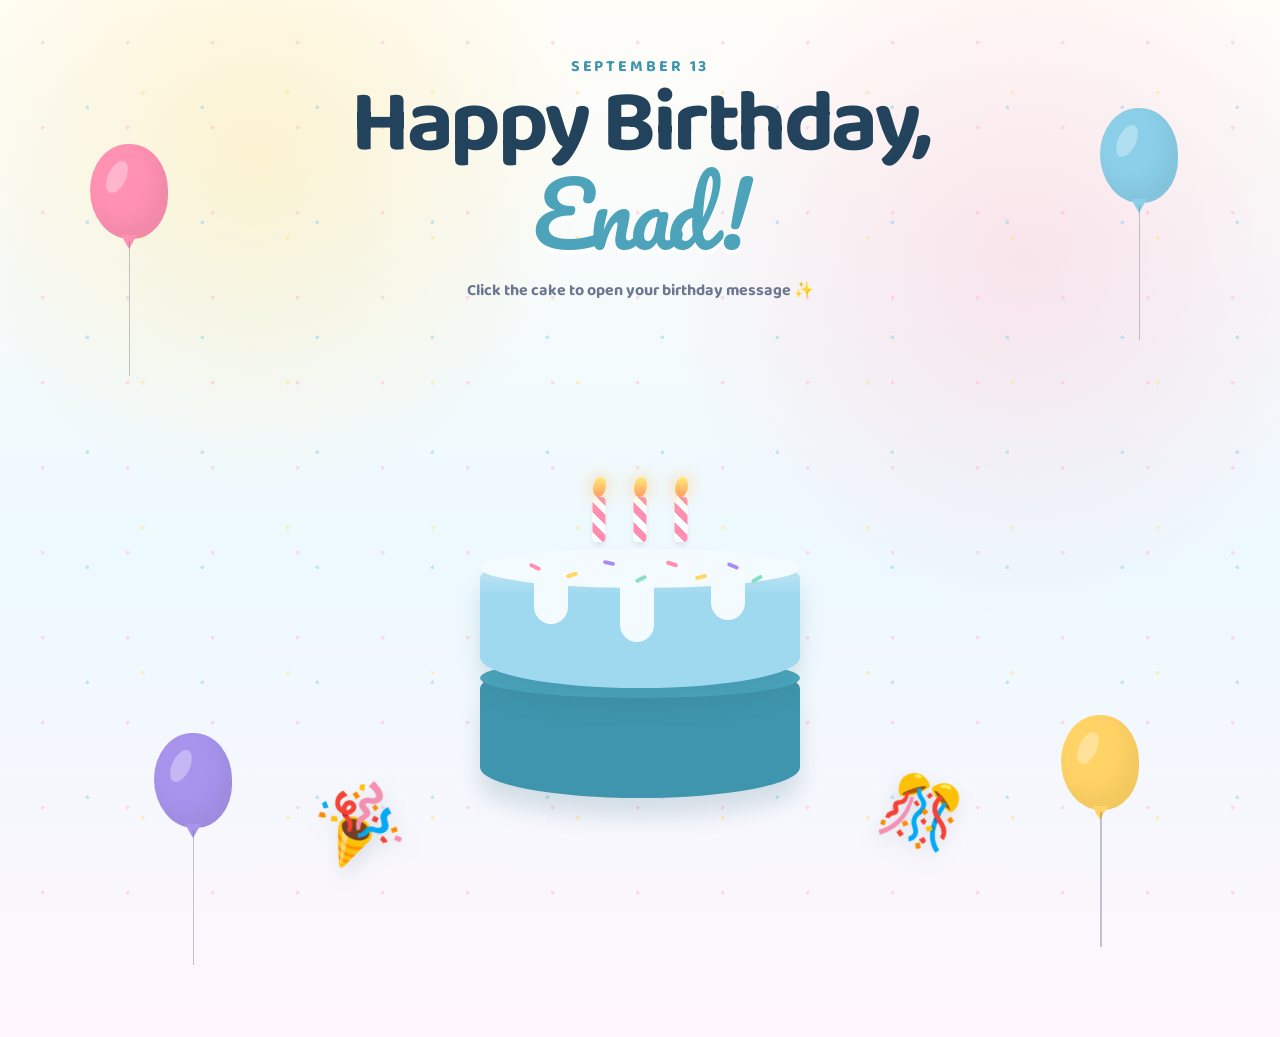
<file: index.html>
<!DOCTYPE html>
<html lang="en">
<head>
  <meta charset="UTF-8" />
  <meta name="viewport" content="width=device-width, initial-scale=1.0" />
  <title>Happy 21st Birthday, Enad!</title>
  <link rel="preconnect" href="https://fonts.googleapis.com">
  <link rel="preconnect" href="https://fonts.gstatic.com" crossorigin>
  <link href="https://fonts.googleapis.com/css2?family=Baloo+2:wght@500;700&family=Pacifico&display=swap" rel="stylesheet">
  <link rel="stylesheet" href="style.css" />
</head>
<body>
  <div class="background-sparkles" aria-hidden="true"></div>

  <div class="balloon balloon-1"><span></span></div>
  <div class="balloon balloon-2"><span></span></div>
  <div class="balloon balloon-3"><span></span></div>
  <div class="balloon balloon-4"><span></span></div>

  <main class="page">
    <section class="hero">
      <p class="eyebrow">September 13</p>
      <h1>Happy Birthday, <span>Enad!</span></h1>

      <p class="instruction">Click the cake to open your birthday message ✨</p>
    </section>

    <section class="cake-stage">
      <div class="party-popper popper-left" aria-hidden="true">🎉</div>
      <div class="party-popper popper-right" aria-hidden="true">🎊</div>

      <button class="cake" id="cake" type="button" aria-expanded="false" aria-label="Open birthday cake message">
        <div class="candles">
          <div class="candle"><i></i></div>
          <div class="candle"><i></i></div>
          <div class="candle"><i></i></div>
        </div>

        <div class="cake-top">
          <div class="icing-drip drip-1"></div>
          <div class="icing-drip drip-2"></div>
          <div class="icing-drip drip-3"></div>
          <div class="sprinkles">
            <b></b><b></b><b></b><b></b><b></b><b></b><b></b><b></b>
          </div>
        </div>

        <div class="message-card">
          <div class="message-inner">
            <h2>To Enad 💙</h2>
            <p>
              Happy 21st Birthday! I hope this new chapter of your life brings you
              more reasons to smile, more adventures to remember, and more dreams
              coming true. You deserve a year full of happiness, good health,
              success, and people who genuinely appreciate you.
            </p>
            <p>
              Keep being the wonderful person you are, and never forget how much
              potential you have.
            </p>
            <p class="signature">Happy birthday, Enad! 🥳🎂✨</p>
          </div>
        </div>

        <div class="cake-bottom">
        </div>
      </button>

      <div class="confetti" id="confetti" aria-hidden="true"></div>
    </section>

  </main>

  <script>
    const cake = document.getElementById("cake");
    const confetti = document.getElementById("confetti");

    function burstConfetti() {
      confetti.innerHTML = "";

      const pieces = 50;
      for (let i = 0; i < pieces; i++) {
        const piece = document.createElement("span");
        piece.style.setProperty("--x", `${Math.random() * 460 - 230}px`);
        piece.style.setProperty("--y", `${Math.random() * -330 - 80}px`);
        piece.style.setProperty("--r", `${Math.random() * 720 - 360}deg`);
        piece.style.setProperty("--delay", `${Math.random() * 0.2}s`);
        piece.style.setProperty("--size", `${6 + Math.random() * 7}px`);
        piece.className = `piece piece-${(i % 6) + 1}`;
        confetti.appendChild(piece);
      }

      confetti.classList.remove("burst");
      void confetti.offsetWidth;
      confetti.classList.add("burst");
    }

    cake.addEventListener("click", () => {
      const isOpen = cake.classList.toggle("open");
      cake.setAttribute("aria-expanded", String(isOpen));

      if (isOpen) {
        burstConfetti();
      }
    });
  </script>
</body>
</html>
</file>
<file: style.css>
* {
  box-sizing: border-box;
}

:root {
  --navy: #23435d;
  --blue: #9fd9ef;
  --deep-blue: #3e95ad;
  --cream: #fff9ef;
  --peach: #ffc9b9;
  --yellow: #ffd965;
  --pink: #ff8fb1;
  --purple: #a88cf5;
  --mint: #87dfca;
}

html {
  scroll-behavior: smooth;
  overflow-x: hidden;
}

body {
  margin: 0;
  min-height: 100vh;
  overflow-x: hidden;
  font-family: "Baloo 2", system-ui, sans-serif;
  color: var(--navy);
  background:
    radial-gradient(circle at 20% 15%, rgba(255, 218, 101, 0.28), transparent 25%),
    radial-gradient(circle at 80% 25%, rgba(255, 143, 177, 0.22), transparent 28%),
    linear-gradient(180deg, #fffdf8 0%, #edf9ff 55%, #fff6fb 100%);
}

button {
  font: inherit;
}

.page {
  position: relative;
  z-index: 2;
  width: min(100%, 1100px);
  min-width: 0;
  min-height: calc(100vh - 70px);
  margin: 0 auto;
  padding: 54px 20px 24px;
  display: grid;
  grid-template-columns: minmax(0, 1fr);
  place-items: center;
  text-align: center;
}

.hero {
  width: 100%;
  min-width: 0;
  max-width: 760px;
}

.eyebrow {
  margin: 0 0 2px;
  font-size: 1rem;
  font-weight: 700;
  letter-spacing: 0.18em;
  text-transform: uppercase;
  color: var(--deep-blue);
}

h1 {
  margin: 0;
  font-size: clamp(2.7rem, 7vw, 5.5rem);
  line-height: 1;
  letter-spacing: -0.04em;
}

h1 span {
  display: inline-block;
  font-family: "Pacifico", cursive;
  font-weight: 400;
  color: #4ca3ba;
  text-shadow: 0 5px 0 rgba(255,255,255,0.85);
}

.instruction {
  margin: 8px 0 2px;
  font-weight: 700;
  color: #6d7890;
}

.cake-stage {
  position: relative;
  width: 100%;
  min-width: 0;
  max-width: 700px;
  height: 700px;
  margin-top: 8px;
  display: grid;
  place-items: center;
}

.cake {
  position: relative;
  width: 390px;
  height: 360px;
  border: 0;
  padding: 0;
  background: transparent;
  cursor: pointer;
  perspective: 1000px;
  -webkit-tap-highlight-color: transparent;
}

.cake:focus-visible {
  outline: 4px solid rgba(255, 143, 177, 0.45);
  outline-offset: 14px;
  border-radius: 30px;
}

.cake-top,
.cake-bottom,
.message-card {
  position: absolute;
  left: 50%;
  width: 320px;
  transform: translateX(-50%);
  transition: transform 0.85s cubic-bezier(.2,.85,.2,1), box-shadow 0.85s ease;
}

.cake-top,
.cake-bottom {
  height: 140px;
  border-radius: 50% / 22%;
  box-shadow: 0 18px 22px rgba(55, 103, 127, 0.18);
}

.cake-top {
  top: 65px;
  z-index: 5;
  background:
    linear-gradient(180deg, rgba(255,255,255,.55), rgba(255,255,255,0) 34%),
    var(--blue);
}

.cake-top::before,
.cake-bottom::before {
  content: "";
  position: absolute;
  inset: 0 0 auto 0;
  height: 40px;
  border-radius: 50%;
}

.cake-top::before {
  background: #f4fbff;
}

.cake-bottom {
  top: 175px;
  z-index: 2;
  background: var(--deep-blue);
}

.cake-bottom::before {
  background: #4ba9bf;
}

.message-card {
  top: 95px;
  z-index: 3;
  width: 290px;
  height: 0;
  opacity: 0;
  overflow: hidden;
  border-radius: 12px;
  background:
    repeating-linear-gradient(
      0deg,
      rgba(72,100,120,0.045) 0 1px,
      transparent 1px 5px
    ),
    var(--cream);
  box-shadow: 0 18px 35px rgba(68, 99, 120, 0.18);
  transition:
    height 0.8s cubic-bezier(.2,.85,.2,1),
    opacity 0.5s ease,
    transform 0.8s cubic-bezier(.2,.85,.2,1);
}

.message-inner {
  padding: 28px 25px 22px;
}

.message-inner h2 {
  margin: 0 0 10px;
  font-family: "Pacifico", cursive;
  font-size: 2rem;
  color: #4f9ab1;
}

.message-inner p {
  margin: 0 0 10px;
  font-size: 0.92rem;
  line-height: 1.55;
  color: #536b7a;
}

.message-inner .signature {
  margin-top: 14px;
  font-weight: 800;
  color: #ef779b;
}

.cake.open .cake-top {
  transform: translate(-50%, -110px) rotate(-2deg);
  box-shadow: 0 28px 34px rgba(55, 103, 127, 0.18);
}

.cake.open .cake-bottom {
  transform: translate(-50%, 310px);
}

.cake.open .message-card {
  height: 390px;
  opacity: 1;
  transform: translate(-50%, 0);
}

.cake:hover .cake-top {
  filter: brightness(1.02);
}

.candles {
  position: absolute;
  top: 14px;
  left: 50%;
  transform: translateX(-50%);
  z-index: 8;
  display: flex;
  gap: 28px;
  transition: transform 0.85s cubic-bezier(.2,.85,.2,1);
}

.cake.open .candles {
  transform: translate(-50%, -165px);
}

.candle {
  position: relative;
  width: 13px;
  height: 45px;
  border-radius: 4px;
  background: repeating-linear-gradient(
    45deg,
    #fff 0 7px,
    var(--pink) 7px 14px
  );
  box-shadow: 0 3px 5px rgba(0,0,0,.08);
}

.candle i {
  position: absolute;
  left: 50%;
  top: -20px;
  width: 13px;
  height: 20px;
  transform: translateX(-50%);
  border-radius: 60% 40% 60% 40%;
  background: linear-gradient(#ffe978, #ff9e5f);
  box-shadow: 0 0 18px rgba(255, 190, 85, .8);
  animation: flame 0.9s ease-in-out infinite alternate;
}

@keyframes flame {
  from { transform: translateX(-50%) rotate(-4deg) scale(0.95); }
  to   { transform: translateX(-50%) rotate(5deg) scale(1.06); }
}

.icing-drip {
  position: absolute;
  top: 28px;
  width: 34px;
  height: 55px;
  border-radius: 0 0 20px 20px;
  background: #f4fbff;
}

.drip-1 { left: 54px; height: 48px; }
.drip-2 { left: 140px; height: 66px; }
.drip-3 { right: 55px; height: 44px; }

.sprinkles {
  position: absolute;
  inset: 5px 28px auto;
  height: 36px;
  z-index: 2;
}

.sprinkles b {
  position: absolute;
  width: 12px;
  height: 4px;
  border-radius: 10px;
}

.sprinkles b:nth-child(1) { left: 8%; top: 12px; background: var(--pink); transform: rotate(25deg); }
.sprinkles b:nth-child(2) { left: 22%; top: 20px; background: var(--yellow); transform: rotate(-18deg); }
.sprinkles b:nth-child(3) { left: 36%; top: 8px; background: var(--purple); transform: rotate(12deg); }
.sprinkles b:nth-child(4) { left: 48%; top: 24px; background: var(--mint); transform: rotate(-25deg); }
.sprinkles b:nth-child(5) { left: 60%; top: 9px; background: var(--pink); transform: rotate(18deg); }
.sprinkles b:nth-child(6) { left: 71%; top: 22px; background: var(--yellow); transform: rotate(-15deg); }
.sprinkles b:nth-child(7) { left: 83%; top: 11px; background: var(--purple); transform: rotate(22deg); }
.sprinkles b:nth-child(8) { left: 92%; top: 24px; background: var(--mint); transform: rotate(-30deg); }

.party-popper {
  position: absolute;
  z-index: 1;
  font-size: 4rem;
  filter: drop-shadow(0 8px 10px rgba(60,90,110,.15));
  animation: wiggle 1.8s ease-in-out infinite alternate;
}

.popper-left {
  left: 30px;
  bottom: 135px;
  transform: rotate(-22deg);
}

.popper-right {
  right: 30px;
  bottom: 145px;
  transform: rotate(20deg);
  animation-delay: .45s;
}

@keyframes wiggle {
  from { translate: 0 0; rotate: -3deg; }
  to { translate: 0 -8px; rotate: 4deg; }
}

.balloon {
  position: fixed;
  z-index: 1;
  width: 78px;
  height: 95px;
  border-radius: 50% 50% 47% 53%;
  box-shadow: inset -10px -14px 20px rgba(0,0,0,.06);
  animation: float 4.8s ease-in-out infinite;
}

.balloon::before {
  content: "";
  position: absolute;
  left: 50%;
  bottom: -10px;
  transform: translateX(-50%);
  border-left: 8px solid transparent;
  border-right: 8px solid transparent;
  border-top: 14px solid currentColor;
}

.balloon::after {
  content: "";
  position: absolute;
  left: 50%;
  top: 102%;
  width: 1.5px;
  height: 135px;
  background: rgba(85, 101, 117, 0.35);
}

.balloon span {
  position: absolute;
  top: 16px;
  left: 18px;
  width: 18px;
  height: 34px;
  border-radius: 50%;
  background: rgba(255,255,255,.32);
  transform: rotate(25deg);
}

.balloon-1 {
  left: 7vw;
  top: 16vh;
  color: #ff91b2;
  background: #ff91b2;
}

.balloon-2 {
  right: 8vw;
  top: 12vh;
  color: #8bcfe9;
  background: #8bcfe9;
  animation-delay: .7s;
}

.balloon-3 {
  left: 12vw;
  bottom: 8vh;
  color: #a894ed;
  background: #a894ed;
  animation-delay: 1.1s;
}

.balloon-4 {
  right: 11vw;
  bottom: 10vh;
  color: #ffd365;
  background: #ffd365;
  animation-delay: 1.8s;
}

@keyframes float {
  0%, 100% { transform: translateY(0) rotate(-2deg); }
  50% { transform: translateY(-18px) rotate(3deg); }
}

.background-sparkles {
  position: fixed;
  inset: 0;
  pointer-events: none;
  opacity: .45;
  background-image:
    radial-gradient(circle, #ffb8ca 2px, transparent 2px),
    radial-gradient(circle, #8ecfe7 2px, transparent 2px),
    radial-gradient(circle, #ffe07c 2px, transparent 2px);
  background-size: 85px 85px, 115px 115px, 145px 145px;
  background-position: 0 0, 30px 50px, 70px 20px;
}

.confetti {
  position: absolute;
  left: 50%;
  top: 55%;
  width: 1px;
  height: 1px;
  pointer-events: none;
  z-index: 20;
}

.confetti .piece {
  position: absolute;
  left: 0;
  top: 0;
  width: var(--size);
  height: calc(var(--size) * 1.8);
  border-radius: 2px;
  opacity: 0;
}

.confetti.burst .piece {
  animation: confettiBurst 1.4s ease-out var(--delay) forwards;
}

.piece-1 { background: var(--pink); }
.piece-2 { background: var(--yellow); }
.piece-3 { background: var(--blue); }
.piece-4 { background: var(--purple); }
.piece-5 { background: var(--mint); }
.piece-6 { background: #ffae79; }

@keyframes confettiBurst {
  0% {
    opacity: 1;
    transform: translate(0, 0) rotate(0);
  }
  75% {
    opacity: 1;
  }
  100% {
    opacity: 0;
    transform: translate(var(--x), var(--y)) rotate(var(--r));
  }
}


@media (max-width: 720px) {
  .page {
    padding-top: 36px;
  }

  .cake-stage {
    height: 680px;
  }

  .cake {
    transform: scale(.86);
  }

  .party-popper {
    font-size: 3rem;
  }

  .popper-left {
    left: 0;
  }

  .popper-right {
    right: 0;
  }

  .balloon {
    width: 56px;
    height: 68px;
    opacity: .8;
  }

  .balloon::after {
    height: 90px;
  }

  .tap-again {
    margin-top: -20px;
  }
}

@media (max-width: 450px) {
  .page {
    padding-left: 10px;
    padding-right: 10px;
  }

  .cake-stage {
    height: 650px;
  }

  .cake {
    transform: scale(.76);
  }

  .balloon-3,
  .balloon-4 {
    display: none;
  }

  .party-popper {
    display: none;
  }

  .subtitle {
    padding: 0 16px;
  }
}

@media (prefers-reduced-motion: reduce) {
  *,
  *::before,
  *::after {
    animation-duration: 0.01ms !important;
    animation-iteration-count: 1 !important;
    transition-duration: 0.01ms !important;
  }
}
</file>
